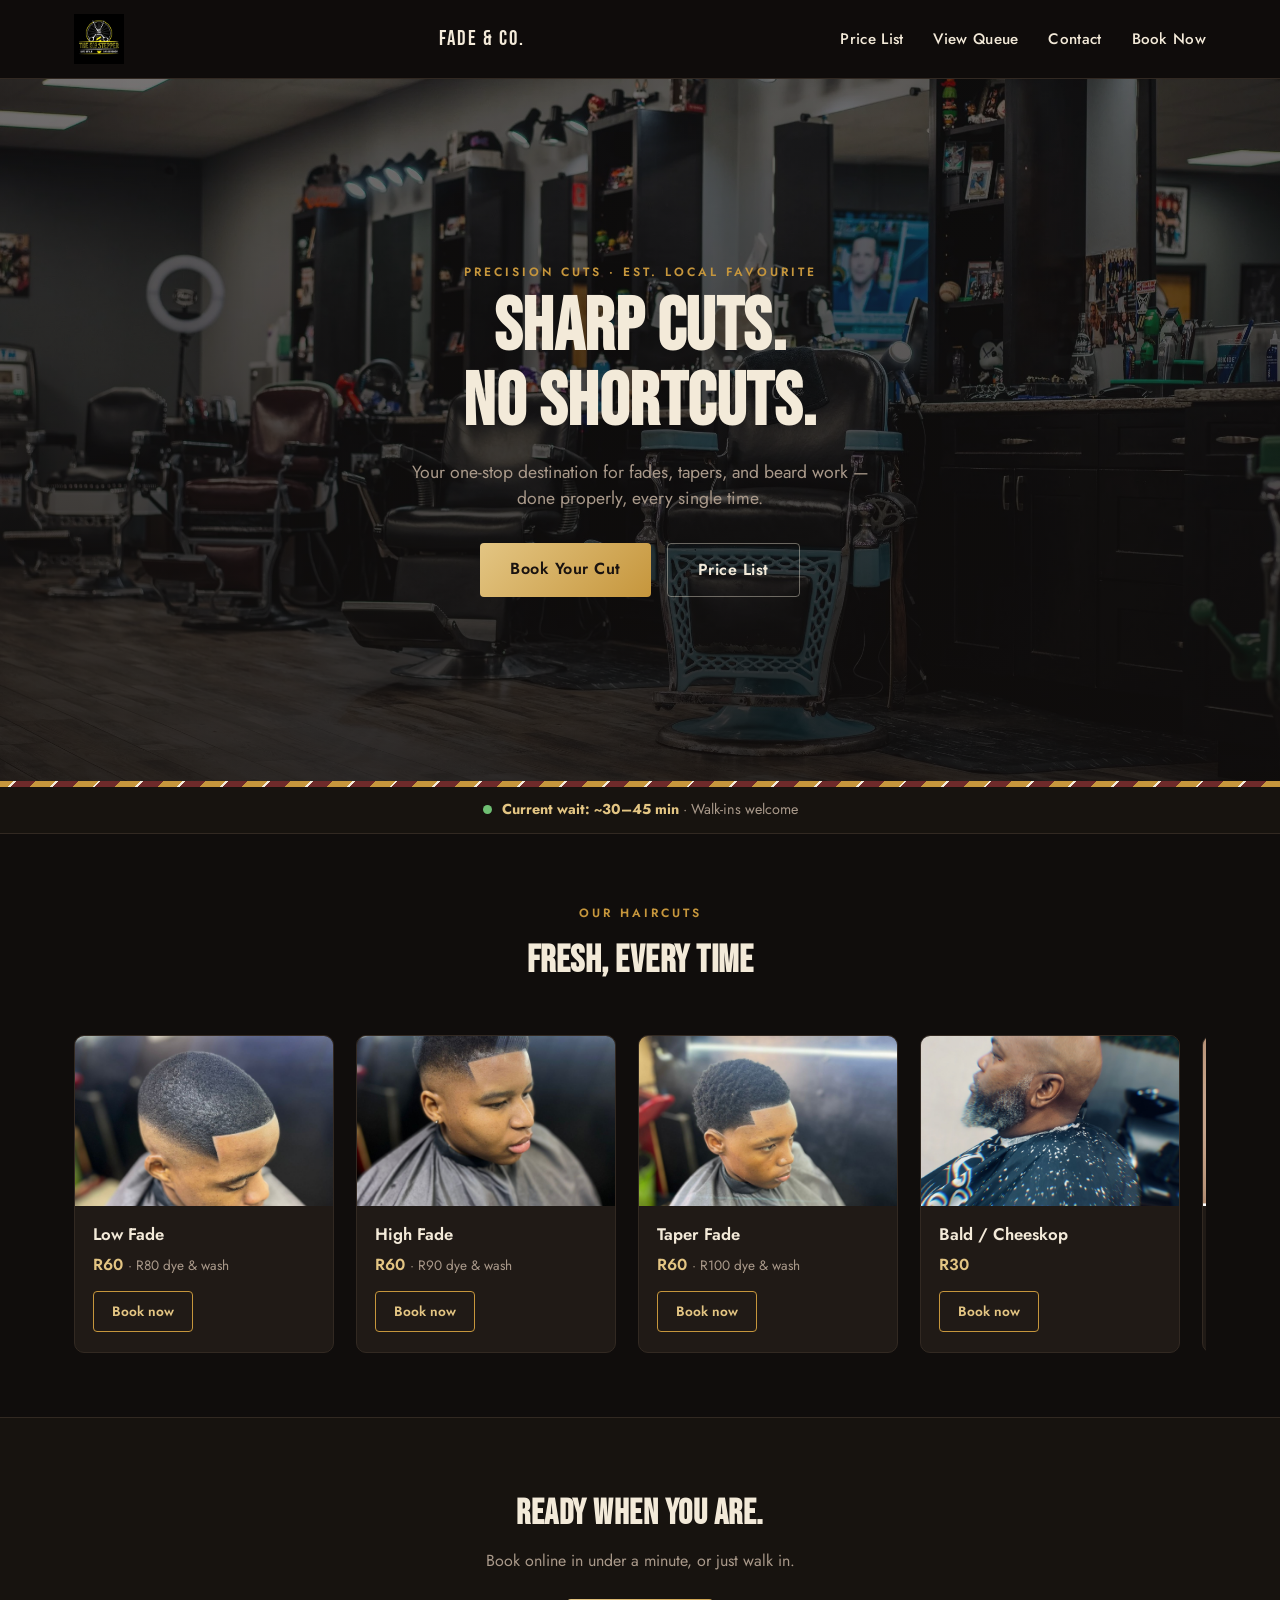
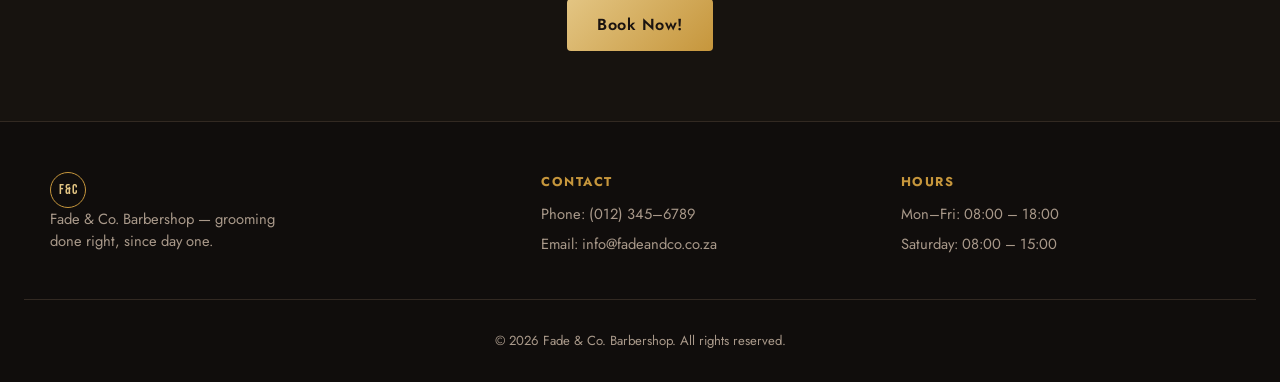
<file: index.html>
<!DOCTYPE html>
<html lang="en">
<head>
<meta charset="UTF-8">
<meta name="viewport" content="width=device-width, initial-scale=1.0">
<title>Fade &amp; Co. Barbershop</title>
<link rel="preconnect" href="https://fonts.googleapis.com">
<link rel="preconnect" href="https://fonts.gstatic.com" crossorigin>
<link href="https://fonts.googleapis.com/css2?family=Bebas+Neue&family=Jost:wght@400;500;600;700&display=swap" rel="stylesheet">
<link rel="stylesheet" href="./css/styles.css">
</head>
<body>
 
<header class="site-header">
    <div class="header-inner">
        <img src="./Assets/Logo.jpg" alt="THE BIG STEPPER" class="logo">
            <!-- Swap this span for <img src="logo.png" alt="Fade & Co. logo"> when you have your own logo -->
            <span class="logo-text">FADE&nbsp;&amp;&nbsp;CO.</span>
 
        <button class="nav-toggle" id="navToggle" aria-label="Toggle menu" aria-expanded="false">
            <span></span><span></span><span></span>
        </button>
 
        <nav id="siteNav">
            <ul>
                <li><a href="#services">Price List</a></li>
                <li><a href="#queue">View Queue</a></li>
                <li><a href="#contact">Contact</a></li>
                <li><a class=".nav-cta" href="queue.html">Book Now</a></li>
            </ul>
        </nav>
    </div>
</header>
 
<main>
 
    <section id="top" class="hero">
        <div class="hero-media">
            <img src="./Assets/barber-shop.webp" alt="" class="hero-img" onerror="this.style.display='none'">
        </div>
        <div class="hero-overlay"></div>
        <div class="hero-content">
            <p class="eyebrow">Precision Cuts &middot; Est. Local Favourite</p>
            <h1>Sharp Cuts.<br>No Shortcuts.</h1>
            <p class="hero-copy">Your one-stop destination for fades, tapers, and beard work — done properly, every single time.</p>
            <div class="hero-actions">
                <a href="queue.html" class="btn btn-gold">Book Your Cut</a>
                <a href="#services" class="btn btn-outline">Price List</a>
            </div>
        </div>
    </section>
 
    <div class="stripe-divider" role="presentation"></div>
 
    <section id="queue" class="queue-strip">
        <span class="queue-dot" aria-hidden="true"></span>
        <p><strong>Current wait: ~30&ndash;45 min</strong> &middot; Walk-ins welcome</p>
    </section>
 
    <section id="services" class="services">
        <div class="section-heading">
            <p class="eyebrow">Our Haircuts</p>
            <h2>Fresh, Every Time</h2>
        </div>
 
        <div class="cards-container">
 
            <article class="service-card">
                <div class="service-media">
                    <svg class="media-fallback" viewBox="0 0 24 24" aria-hidden="true"><path d="M9.6 12l4.5 4.5c-.1.4-.1.9 0 1.3.3 1.3 1.6 2.2 3 1.9 1.3-.3 2.2-1.6 1.9-3-.3-1.3-1.6-2.2-3-1.9-.4.1-.8.3-1.1.6L10.4 11 14.9 6.4c.3.3.7.5 1.1.6 1.3.3 2.7-.6 3-1.9.3-1.3-.6-2.7-1.9-3-1.3-.3-2.7.6-3 1.9-.1.4-.1.9 0 1.3L9.6 10 5.1 5.5c.1-.4.1-.9 0-1.3-.3-1.3-1.6-2.2-3-1.9C.8 2.6-.1 3.9.2 5.2c.3 1.3 1.6 2.2 3 1.9.4-.1.8-.3 1.1-.6L8.8 11l-4.5 4.5c-.3-.3-.7-.5-1.1-.6-1.3-.3-2.7.6-3 1.9-.3 1.3.6 2.7 1.9 3 1.3.3 2.7-.6 3-1.9.1-.4.1-.9 0-1.3L9.6 12z" fill="currentColor"/></svg>
                    <img src="./Assets/Lowfade.jpg" alt="Low Fade haircut" loading="lazy" onerror="this.style.display='none'">
                </div>
                <div class="service-info">
                    <h3>Low Fade</h3>
                    <p class="price">R60 <span>&middot; R80 dye &amp; wash</span></p>
                    <a href="queue.html" class="btn-book">Book now</a>
                </div>
            </article>
 
            <article class="service-card">
                <div class="service-media">
                    <svg class="media-fallback" viewBox="0 0 24 24" aria-hidden="true"><path d="M9.6 12l4.5 4.5c-.1.4-.1.9 0 1.3.3 1.3 1.6 2.2 3 1.9 1.3-.3 2.2-1.6 1.9-3-.3-1.3-1.6-2.2-3-1.9-.4.1-.8.3-1.1.6L10.4 11 14.9 6.4c.3.3.7.5 1.1.6 1.3.3 2.7-.6 3-1.9.3-1.3-.6-2.7-1.9-3-1.3-.3-2.7.6-3 1.9-.1.4-.1.9 0 1.3L9.6 10 5.1 5.5c.1-.4.1-.9 0-1.3-.3-1.3-1.6-2.2-3-1.9C.8 2.6-.1 3.9.2 5.2c.3 1.3 1.6 2.2 3 1.9.4-.1.8-.3 1.1-.6L8.8 11l-4.5 4.5c-.3-.3-.7-.5-1.1-.6-1.3-.3-2.7.6-3 1.9-.3 1.3.6 2.7 1.9 3 1.3.3 2.7-.6 3-1.9.1-.4.1-.9 0-1.3L9.6 12z" fill="currentColor"/></svg>
                    <img src="./Assets/Highfade.jpg" alt="High Fade haircut" loading="lazy" onerror="this.style.display='none'">
                </div>
                <div class="service-info">
                    <h3>High Fade</h3>
                    <p class="price">R60 <span>&middot; R90 dye &amp; wash</span></p>
                    <a href="queue.html" class="btn-book">Book now</a>
                </div>
            </article>
 
            <article class="service-card">
                <div class="service-media">
                    <svg class="media-fallback" viewBox="0 0 24 24" aria-hidden="true"><path d="M9.6 12l4.5 4.5c-.1.4-.1.9 0 1.3.3 1.3 1.6 2.2 3 1.9 1.3-.3 2.2-1.6 1.9-3-.3-1.3-1.6-2.2-3-1.9-.4.1-.8.3-1.1.6L10.4 11 14.9 6.4c.3.3.7.5 1.1.6 1.3.3 2.7-.6 3-1.9.3-1.3-.6-2.7-1.9-3-1.3-.3-2.7.6-3 1.9-.1.4-.1.9 0 1.3L9.6 10 5.1 5.5c.1-.4.1-.9 0-1.3-.3-1.3-1.6-2.2-3-1.9C.8 2.6-.1 3.9.2 5.2c.3 1.3 1.6 2.2 3 1.9.4-.1.8-.3 1.1-.6L8.8 11l-4.5 4.5c-.3-.3-.7-.5-1.1-.6-1.3-.3-2.7.6-3 1.9-.3 1.3.6 2.7 1.9 3 1.3.3 2.7-.6 3-1.9.1-.4.1-.9 0-1.3L9.6 12z" fill="currentColor"/></svg>
                    <img src="./Assets/Tapperfade.jpg" alt="Taper Fade haircut" loading="lazy" onerror="this.style.display='none'">
                </div>
                <div class="service-info">
                    <h3>Taper Fade</h3>
                    <p class="price">R60 <span>&middot; R100 dye &amp; wash</span></p>
                    <a href="queue.html" class="btn-book">Book now</a>
                </div>
            </article>
 
            <article class="service-card">
                <div class="service-media">
                    <svg class="media-fallback" viewBox="0 0 24 24" aria-hidden="true"><circle cx="12" cy="9" r="6" fill="none" stroke="currentColor" stroke-width="1.6"/><path d="M5 21c1.5-3.5 4-5 7-5s5.5 1.5 7 5" fill="none" stroke="currentColor" stroke-width="1.6" stroke-linecap="round"/></svg>
                    <img src="./Assets/cheesekop.jpg" alt="Bald / cheeskop cut" loading="lazy" onerror="this.style.display='none'">
                </div>
                <div class="service-info">
                    <h3>Bald / Cheeskop</h3>
                    <p class="price">R30</p>
                    <a href="queue.html" class="btn-book">Book now</a>
                </div>
            </article>
 
            <article class="service-card">
                <div class="service-media">
                    <svg class="media-fallback" viewBox="0 0 24 24" aria-hidden="true"><path d="M12 3c-3.3 0-6 2.5-6 6.5 0 3.2 1.4 6.1 3 8 .7.8 1.3 1.4 2 1.5.7-.1 1.3-.7 2-1.5 1.6-1.9 3-4.8 3-8 0-4-2.7-6.5-6-6.5z" fill="none" stroke="currentColor" stroke-width="1.6"/><path d="M9 10c1 1 5 1 6 0" fill="none" stroke="currentColor" stroke-width="1.6" stroke-linecap="round"/></svg>
                    <img src="./Assets/beard.webp" alt="Beard trim" loading="lazy" onerror="this.style.display='none'">
                </div>
                <div class="service-info">
                    <h3>Beard Trim</h3>
                    <p class="price">R20</p>
                    <a href="queue.html" class="btn-book">Book now</a>
                </div>
            </article>
 
        </div>
    </section>
 
    <section id="book" class="cta-band">
        <h2>Ready when you are.</h2>
        <p>Book online in under a minute, or just walk in.</p>
        <a href="queue.html" class="btn btn-gold">Book Now!</a>
    </section>
 
</main>
 
<footer id="contact" class="site-footer">
    <div class="footer-inner">
        <div class="footer-col">
            <span class="logo-mark small">F&amp;C</span>
            <p class="footer-about">Fade &amp; Co. Barbershop &mdash; grooming done right, since day one.</p>
        </div>
        <div class="footer-col">
            <h4>Contact</h4>
            <p>Phone: <a href="tel:+27123456789">(012) 345&ndash;6789</a></p>
            <p>Email: <a href="mailto:info@fadeandco.co.za">info@fadeandco.co.za</a></p>
        </div>
        <div class="footer-col">
            <h4>Hours</h4>
            <p>Mon&ndash;Fri: 08:00 &ndash; 18:00</p>
            <p>Saturday: 08:00 &ndash; 15:00</p>
        </div>
    </div>
    <div class="footer-bottom">
        <p>&copy; 2026 Fade &amp; Co. Barbershop. All rights reserved.</p>
    </div>
</footer>
 
<script>
    const navToggle = document.getElementById('navToggle');
    const siteNav = document.getElementById('siteNav');
    navToggle.addEventListener('click', () => {
        const open = siteNav.classList.toggle('open');
        navToggle.setAttribute('aria-expanded', open);
    });
    siteNav.querySelectorAll('a').forEach(link => {
        link.addEventListener('click', () => {
            siteNav.classList.remove('open');
            navToggle.setAttribute('aria-expanded', false);
        });
    });
</script>
 
</body>
</html>
</file>
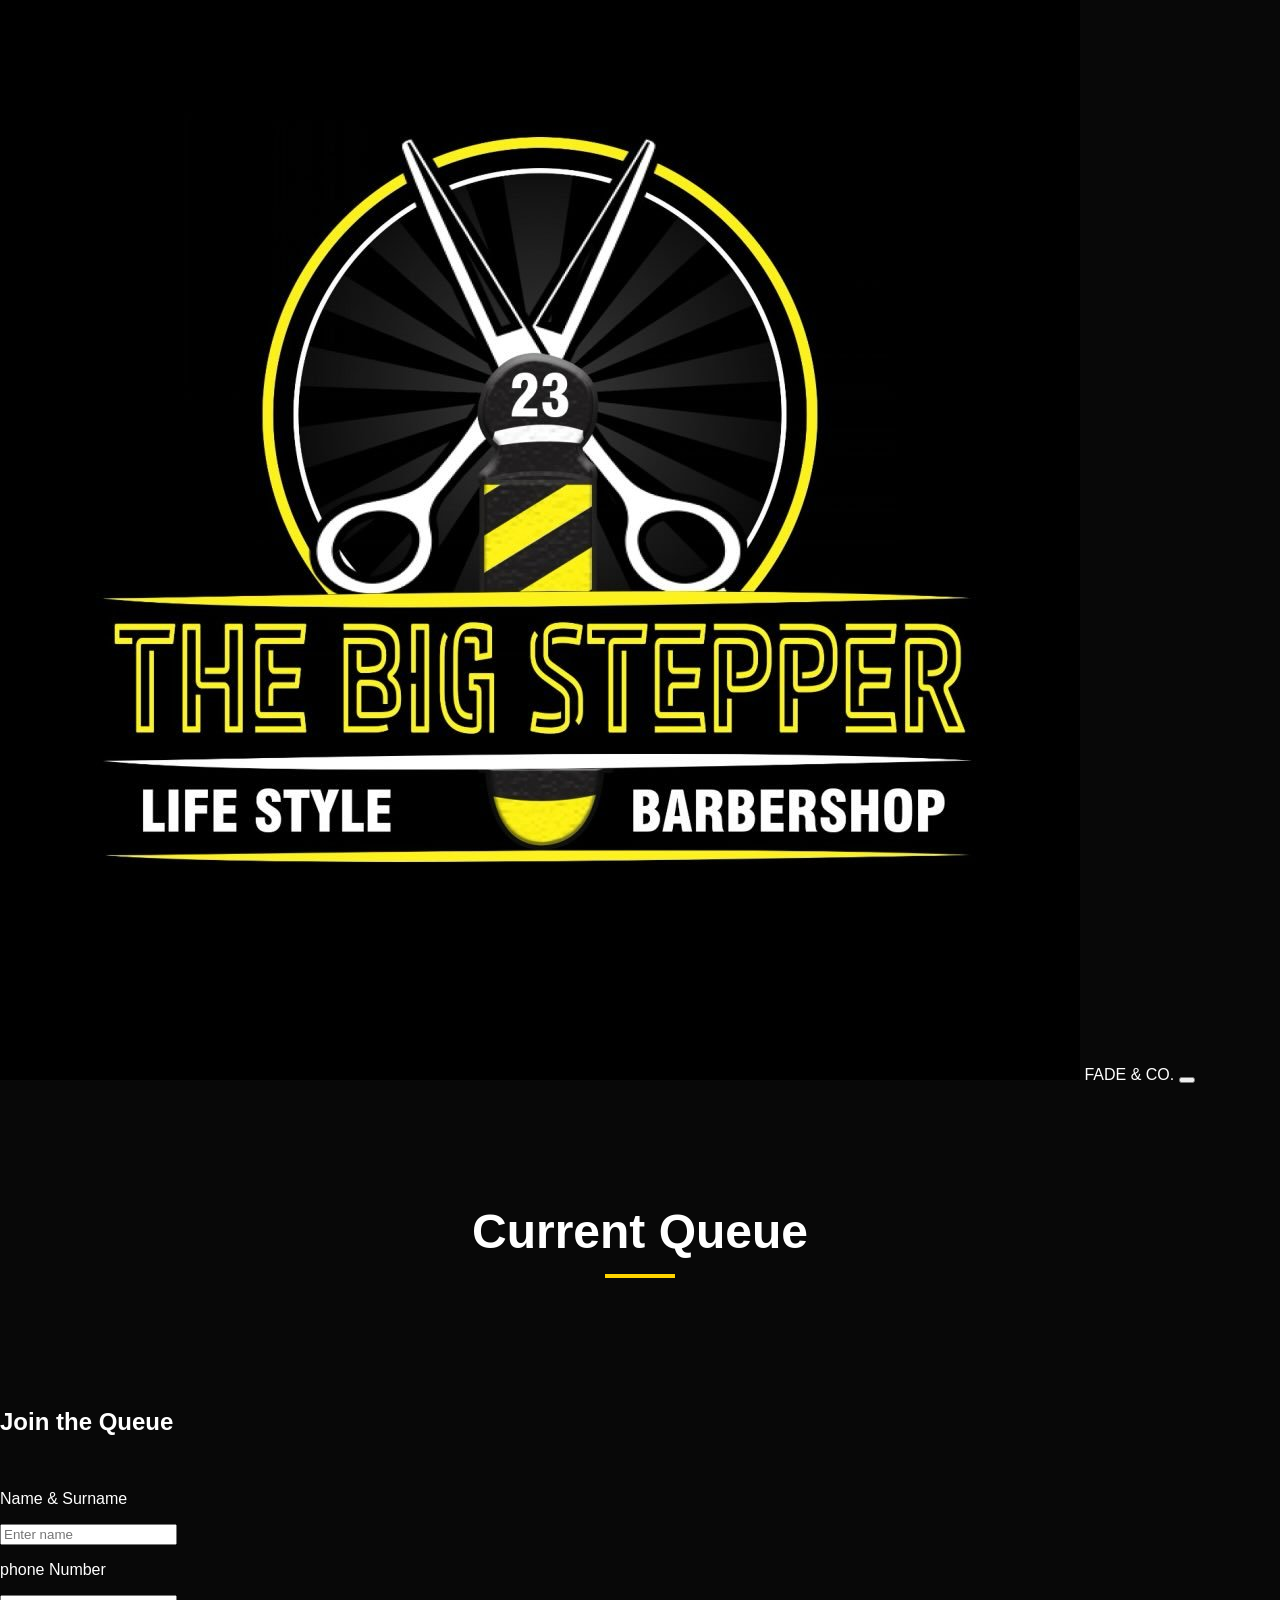
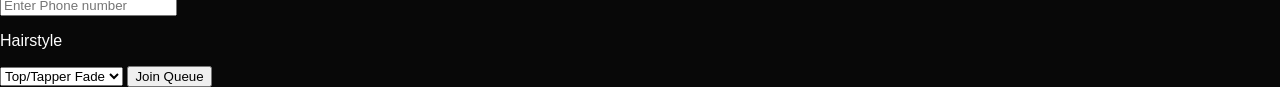
<file: queue.html>
<!DOCTYPE html>
<html lang="en">
<head>
    <meta charset="UTF-8">
    <meta name="viewport" content="width=device-width, initial-scale=1.0">
    <title>TBS Queue</title>
    <link rel="stylesheet" href="../css/queue.css">
</head>
<body>
<header class="site-header">
    <div class="header-inner">
        <img src="../Assets/Logo.jpg" alt="THE BIG STEPPER" class="logo">
            <!-- Swap this span for <img src="logo.png" alt="Fade & Co. logo"> when you have your own logo -->
            <span class="logo-text">FADE&nbsp;&amp;&nbsp;CO.</span>
 
        <button class="nav-toggle" id="navToggle" aria-label="Toggle menu" aria-expanded="false">
            <span></span><span></span><span></span>
        </button>
    </div>
</header>

<main>
    <section class="queue-container">
        <h1>Current Queue</h1>
     <div id="cardsList"></div>
        
    </section>

    <section class="add-to-queue">
        <h2>Join the Queue</h2>
        <br>
        <form id="bookingForm">
            <p>Name & Surname</p>
              <input type="text" id="nameInput" placeholder="Enter name" required>

            <br>

            <p>phone Number</p>
              <input type="text" id="phoneNumber" placeholder="Enter Phone number">

            <br>

            <p>Hairstyle</p>
            <select id="style">
                 <option value="Top Fade">Top/Tapper Fade</option>

                 <option value="Skin Fade">Low Fade</option>

                 <option value="Buzz Cut">Bald/Chiskop</option>

                 <option value="Haircut & Beard">Haircut & Beard</option>
            </select>
            <button type="submit" id="submission">Join Queue</button>
        </form>


    </section>
</main>

<script src="../scripts/script.js"></script>
</body>
</html>
</file>
<file: css/styles.css>
/* ===== Tokens ===== */
:root {
    --bg: #100D0C;
    --bg-alt: #17130F;
    --panel: #201A16;
    --panel-border: #322922;
    --gold: #C6963C;
    --gold-light: #E3C583;
    --wine: #6E2A2A;
    --cream: #F3EAD9;
    --muted: #A9998A;
 
    --display: 'Bebas Neue', sans-serif;
    --body: 'Jost', sans-serif;
 
    --radius: 10px;
    --max: 1180px;
}
 
* { box-sizing: border-box; }
 
html { scroll-behavior: smooth; }
 
body {
    margin: 0;
    background: var(--bg);
    color: var(--cream);
    font-family: var(--body);
    line-height: 1.5;
    -webkit-font-smoothing: antialiased;
}
 
h1, h2, h3 {
    font-family: var(--display);
    letter-spacing: 0.5px;
    margin: 0;
    color: var(--cream);
}
 
a { color: inherit; }
 
.eyebrow {
    font-family: var(--body);
    font-weight: 600;
    text-transform: uppercase;
    letter-spacing: 3px;
    font-size: 0.75rem;
    color: var(--gold);
    margin: 0 0 10px;
}
 
/* ===== Buttons ===== */
.btn {
    display: inline-block;
    padding: 14px 30px;
    border-radius: 4px;
    font-family: var(--body);
    font-weight: 600;
    letter-spacing: 0.5px;
    text-decoration: none;
    text-align: center;
    transition: transform 0.15s ease, box-shadow 0.15s ease, background 0.15s ease;
}
.btn-gold {
    background: linear-gradient(135deg, var(--gold-light), var(--gold));
    color: #1A1310;
}
.btn-gold:hover { transform: translateY(-2px); box-shadow: 0 10px 24px rgba(198,150,60,0.35); }
 
.btn-outline {
    background: transparent;
    color: var(--cream);
    border: 1.5px solid rgba(243,234,217,0.4);
}
.btn-outline:hover { border-color: var(--gold); color: var(--gold-light); }
 
.btn-book {
    display: inline-block;
    margin-top: 14px;
    padding: 9px 18px;
    font-size: 0.85rem;
    font-weight: 600;
    color: var(--gold-light);
    border: 1px solid var(--gold);
    border-radius: 4px;
    text-decoration: none;
    transition: background 0.15s ease, color 0.15s ease;
}
.btn-book:hover { background: var(--gold); color: #1A1310; }
 
@media (prefers-reduced-motion: reduce) {
    * { transition: none !important; scroll-behavior: auto !important; }
}
 
/* ===== Header ===== */
.site-header {
    position: sticky;
    top: 0;
    z-index: 50;
    background: rgba(16, 13, 12, 0.9);
    backdrop-filter: blur(8px);
    border-bottom: 1px solid var(--panel-border);
}
.header-inner {
    max-width: var(--max);
    margin: 0 auto;
    padding: 14px 24px;
    display: flex;
    align-items: center;
    justify-content: space-between;
}
.logo {
    width: 50px;
    height: auto;
    display: flex;
    align-items: center;
    gap: 12px;
    text-decoration: none;
}
.logo-mark {
    display: grid;
    place-items: center;
    width: 42px;
    height: 42px;
    border-radius: 50%;
    border: 1.5px solid var(--gold);
    color: var(--gold-light);
    font-family: var(--display);
    font-size: 1.05rem;
    letter-spacing: 1px;
}
.logo-mark.small { width: 36px; height: 36px; font-size: 0.9rem; }
.logo-text {
    font-family: var(--display);
    font-size: 1.3rem;
    letter-spacing: 2px;
    color: var(--cream);
}
 
nav ul {
    list-style: none;
    display: flex;
    align-items: center;
    gap: 30px;
    margin: 0;
    padding: 0;
}
nav a {
    text-decoration: none;
    color: var(--cream);
    font-weight: 500;
    font-size: 0.95rem;
    letter-spacing: 0.3px;
    transition: color 0.15s ease;
}
nav a:hover { color: var(--gold-light); }
.nav-cta {
    background: var(--gold);
    color: #1A1310 !important;
    padding: 9px 20px;
    border-radius: 4px;
    font-weight: 600;
}
.nav-cta:hover { background: var(--gold-light); }
 
.nav-toggle {
    display: none;
    flex-direction: column;
    gap: 5px;
    background: none;
    border: none;
    cursor: pointer;
    padding: 6px;
}
.nav-toggle span {
    width: 24px;
    height: 2px;
    background: var(--cream);
}
 
/* ===== Hero ===== */
.hero {
    position: relative;
    min-height: 78vh;
    display: flex;
    align-items: center;
    justify-content: center;
    text-align: center;
    overflow: hidden;
    background: radial-gradient(circle at 50% 20%, #262019 0%, #100D0C 70%);
}
.hero-media { position: absolute; inset: 0; }
.hero-img { width: 100%; height: 100%; object-fit: cover; }
.hero-overlay {
    position: absolute; inset: 0;
    background: linear-gradient(180deg, rgba(16,13,12,0.55) 0%, rgba(16,13,12,0.85) 100%);
}
.hero-content {
    position: relative;
    max-width: 680px;
    padding: 0 24px;
}
.hero h1 {
    font-size: clamp(2.8rem, 7vw, 4.6rem);
    line-height: 1.02;
    margin-bottom: 18px;
}
.hero-copy {
    color: var(--muted);
    font-size: 1.1rem;
    max-width: 480px;
    margin: 0 auto 32px;
}
.hero-actions {
    display: flex;
    gap: 16px;
    justify-content: center;
    flex-wrap: wrap;
}
 
/* ===== Signature stripe divider ===== */
.stripe-divider {
    height: 6px;
    background: repeating-linear-gradient(
        -45deg,
        var(--gold) 0px, var(--gold) 14px,
        var(--wine) 14px, var(--wine) 28px,
        var(--cream) 28px, var(--cream) 30px
    );
}
 
/* ===== Queue strip ===== */
.queue-strip {
    background: var(--bg-alt);
    border-bottom: 1px solid var(--panel-border);
    display: flex;
    align-items: center;
    justify-content: center;
    gap: 10px;
    padding: 12px 16px;
    font-size: 0.9rem;
    color: var(--muted);
}
.queue-strip p { margin: 0; }
.queue-strip strong { color: var(--gold-light); }
.queue-dot {
    width: 9px;
    height: 9px;
    border-radius: 50%;
    background: #6FBF73;
    box-shadow: 0 0 0 0 rgba(111,191,115, 0.6);
    animation: pulse 2s infinite;
}
@keyframes pulse {
    0%   { box-shadow: 0 0 0 0 rgba(111,191,115,0.55); }
    70%  { box-shadow: 0 0 0 8px rgba(111,191,115,0); }
    100% { box-shadow: 0 0 0 0 rgba(111,191,115,0); }
}
 
/* ===== Services ===== */
.services { padding: 70px 24px 40px; max-width: var(--max); margin: 0 auto; }
.section-heading { text-align: center; margin-bottom: 40px; }
.section-heading h2 { font-size: 2.4rem; }
 
.cards-container {
    display: flex;
    overflow-x: auto;
    gap: 22px;
    padding: 6px 4px 24px;
    scroll-snap-type: x proximity;
}
.cards-container::-webkit-scrollbar { height: 6px; }
.cards-container::-webkit-scrollbar-thumb { background: var(--panel-border); border-radius: 4px; }
 
.service-card {
    scroll-snap-align: start;
    flex: 0 0 260px;
    background: var(--panel);
    border: 1px solid var(--panel-border);
    border-radius: var(--radius);
    overflow: hidden;
    transition: transform 0.2s ease, border-color 0.2s ease;
}
.service-card:hover {
    transform: translateY(-4px);
    border-color: var(--gold);
}
.service-media {
    position: relative;
    height: 170px;
    background: linear-gradient(135deg, #241D18, #150F0C);
    display: grid;
    place-items: center;
}
.media-fallback {
    width: 40px;
    height: 40px;
    color: #4A3E33;
}
.service-media img {
    position: absolute; inset: 0;
    width: 100%; height: 100%;
    object-fit: cover;
}
.service-info { padding: 16px 18px 20px; }
.service-info h3 {
    font-family: var(--body);
    font-weight: 600;
    font-size: 1.05rem;
    letter-spacing: 0;
    margin-bottom: 6px;
}
.price { margin: 0; color: var(--gold-light); font-weight: 600; }
.price span { color: var(--muted); font-weight: 400; font-size: 0.85rem; }
 
/* ===== CTA band ===== */
.cta-band {
    text-align: center;
    padding: 70px 24px;
    background: var(--bg-alt);
    border-top: 1px solid var(--panel-border);
    border-bottom: 1px solid var(--panel-border);
}
.cta-band h2 { font-size: 2.2rem; margin-bottom: 8px; }
.cta-band p { color: var(--muted); margin: 0 0 26px; }
 
/* ===== Footer ===== */
.site-footer { background: var(--bg); padding: 50px 24px 0; }
.footer-inner {
    max-width: var(--max);
    margin: 0 auto;
    display: grid;
    grid-template-columns: 1.4fr 1fr 1fr;
    gap: 30px;
    padding-bottom: 36px;
}
.footer-col h4 {
    font-family: var(--body);
    text-transform: uppercase;
    letter-spacing: 1.5px;
    font-size: 0.8rem;
    color: var(--gold);
    margin: 0 0 12px;
}
.footer-col p { margin: 0 0 8px; color: var(--muted); font-size: 0.92rem; }
.footer-col a { text-decoration: none; color: var(--muted); }
.footer-col a:hover { color: var(--gold-light); }
.footer-about { margin-top: 12px; max-width: 260px; }
.footer-bottom {
    border-top: 1px solid var(--panel-border);
    text-align: center;
    padding: 18px 0;
    color: var(--muted);
    font-size: 0.82rem;
}
 
/* ===== Responsive ===== */
@media (max-width: 780px) {
    nav#siteNav {
        position: absolute;
        top: 100%;
        left: 0; right: 0;
        background: var(--bg);
        border-bottom: 1px solid var(--panel-border);
        display: none;
    }
    nav#siteNav.open { display: block; }
    nav#siteNav ul {
        flex-direction: column;
        align-items: stretch;
        gap: 0;
        padding: 10px 24px 20px;
    }
    nav#siteNav li { padding: 10px 0; border-bottom: 1px solid var(--panel-border); }
    nav#siteNav li:last-child { border-bottom: none; padding-top: 16px; }
    .nav-cta { display: inline-block; text-align: center; }
    .nav-toggle { display: flex; }
 
    .footer-inner { grid-template-columns: 1fr; }
}
</file>
<file: css/queue.css>
* {
    box-sizing: border-box;
}

body {
    margin: 0;
    font-family: Arial, sans-serif;
    background: #080808;
    color: #ffffff;
}

.queue-container {
    width: min(1100px, 90%);
    margin: 0 auto;
    padding: 80px 0;
}

.queue-container h1 {
    text-align: center;
    font-size: 3rem;
    margin-bottom: 10px;
    color: #ffffff;
}

.queue-container h1::after {
    content: "";
    display: block;
    width: 70px;
    height: 4px;
    background: #ffd400;
    margin: 15px auto 0;
}

#cardsList {
    display: flex;
    flex-direction: column;
    gap: 10px;
    margin-top: 30px;
}

#cardsList > div {
    width: 100%;
    background: #151515;
    border: 1px solid #2b2b2b;
    border-left: 5px solid #ffd400;
    border-radius: 10px;
    padding: 16px 20px;
    display: flex;
    align-items: center;
    gap: 20px;
    transition: transform 0.2s ease, border-color 0.2s ease;
}

#cardsList span {
    color: #ffd400;
    font-size: 1.1rem;
    font-weight: bold;
    min-width: 35px;
}

#cardsList h3 {
    margin: 0;
    font-size: 1.1rem;
    color: #ffffff;
}

#cardsList p {
    margin: 0;
    color: #bdbdbd;
    font-size: 0.95rem;
}

#cardsList > div:hover {
    transform: translateY(-5px);
    border-left-color: #ffffff;
}
</file>
